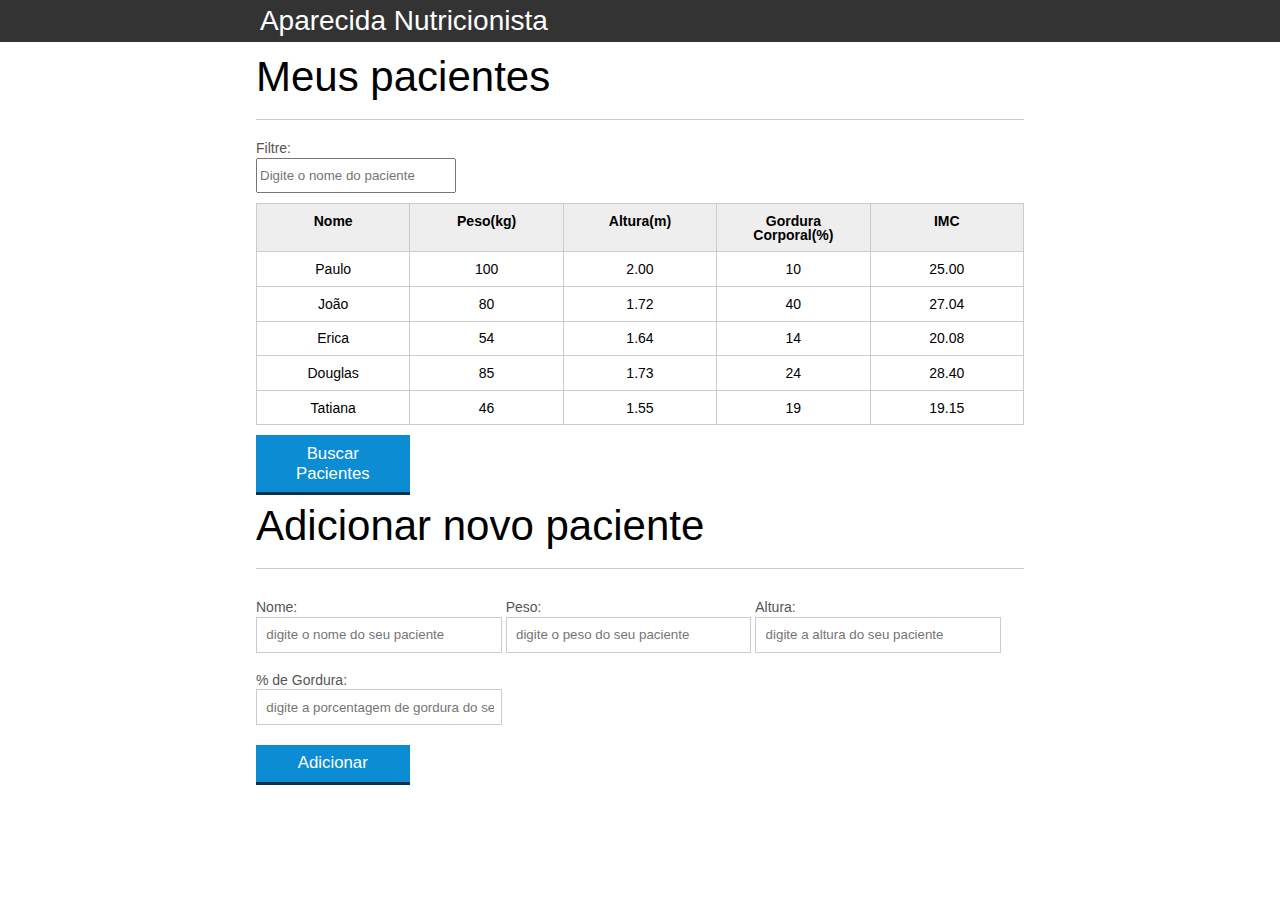
<file: T3/JS/index.html>
<!DOCTYPE html>
<html lang="pt-br">
	<head>
		<meta charset="UTF-8">
		<title>Aparecida Nutrição</title>
		<link rel="icon" href="favicon.ico" type="image/x-icon">
		<link rel="stylesheet" type="text/css" href="css/reset.css">
		<link rel="stylesheet" type="text/css" href="css/index.css">



	</head>
	<body>

		<header>
			<div class="container">
				<h1 class="titulo">Aparecida Nutrição</h1>
			</div>
		</header>
		<main>
			<section class="container">
				<h2>Meus pacientes</h2>
				<label for="filtrar-tabela">Filtre:</label>
				<input type="text" name="filtro" id="filtrar-tabela" placeholder="Digite o nome do paciente">
				<table>
					<thead>
						<tr>
							<th>Nome</th>
							<th>Peso(kg)</th>
							<th>Altura(m)</th>
							<th>Gordura Corporal(%)</th>
							<th>IMC</th>
						</tr>
					</thead>
					<tbody id="tabela-pacientes" >
						<tr class="paciente" id="primeiro-paciente">
							<td class="info-nome">Paulo</td>
							<td class="info-peso">100</td>
							<td class="info-altura">2.00</td>
							<td class="info-gordura">10</td>
							<td class="info-imc">0</td>
						</tr>

						<tr class="paciente" >
							<td class="info-nome">João</td>
							<td class="info-peso">80</td>
							<td class="info-altura">1.72</td>
							<td class="info-gordura">40</td>
							<td class="info-imc">0</td>
						</tr>

						<tr class="paciente" >
							<td class="info-nome">Erica</td>
							<td class="info-peso">54</td>
							<td class="info-altura">1.64</td>
							<td class="info-gordura">14</td>
							<td class="info-imc">0</td>
						</tr>

						<tr class="paciente">
							<td class="info-nome">Douglas</td>
							<td class="info-peso">85</td>
							<td class="info-altura">1.73</td>
							<td class="info-gordura">24</td>
							<td class="info-imc">0</td>
						</tr>
						<tr class="paciente" >
							<td class="info-nome">Tatiana</td>
							<td class="info-peso">46</td>
							<td class="info-altura">1.55</td>
							<td class="info-gordura">19</td>
							<td class="info-imc">0</td>
						</tr>
					</tbody>
				</table>
				<span id="erro-ajax" class="invisivel"> Erro ao buscar os pacientes</span>
				<button id="buscar-pacientes" class="botao bto-principal">Buscar Pacientes</button>
			</section>
		</main>

		<!-- ... -->
		<section class="container">
		    <h2 id="titulo-form">Adicionar novo paciente</h2>
				<ul id="mensagens-erro">

				</ul>
		    <form id="form-adiciona">
		        <div class="grupo">
		            <label for="nome">Nome:</label>
		            <input id="nome" name="nome" type="text" placeholder="digite o nome do seu paciente" class="campo">
		        </div>
		        <div class="grupo">
		            <label for="peso">Peso:</label>
		            <input id="peso" name="peso" type="text" placeholder="digite o peso do seu paciente" class="campo campo-medio">
		        </div>
		        <div class="grupo">
		            <label for="altura">Altura:</label>
		            <input id="altura" name="altura" type="text" placeholder="digite a altura do seu paciente" class="campo campo-medio">
		        </div>
		        <div class="grupo">
		            <label for="gordura">% de Gordura:</label>
		            <input id="gordura" type="text" placeholder="digite a porcentagem de gordura do seu paciente" class="campo campo-medio">
		        </div>

		        <button id="adicionar-paciente" class="botao bto-principal">Adicionar</button>
		    </form>
		</section>

		<script src="js/calcula-imc.js"></script>
		<script src="js/form.js"></script>
		<script src="js/remover-paciente.js"></script>
		<script src="js/buscar-paciente.js"></script>
		<script src="js/filtra.js"></script>
	</body>
</html>
</file>
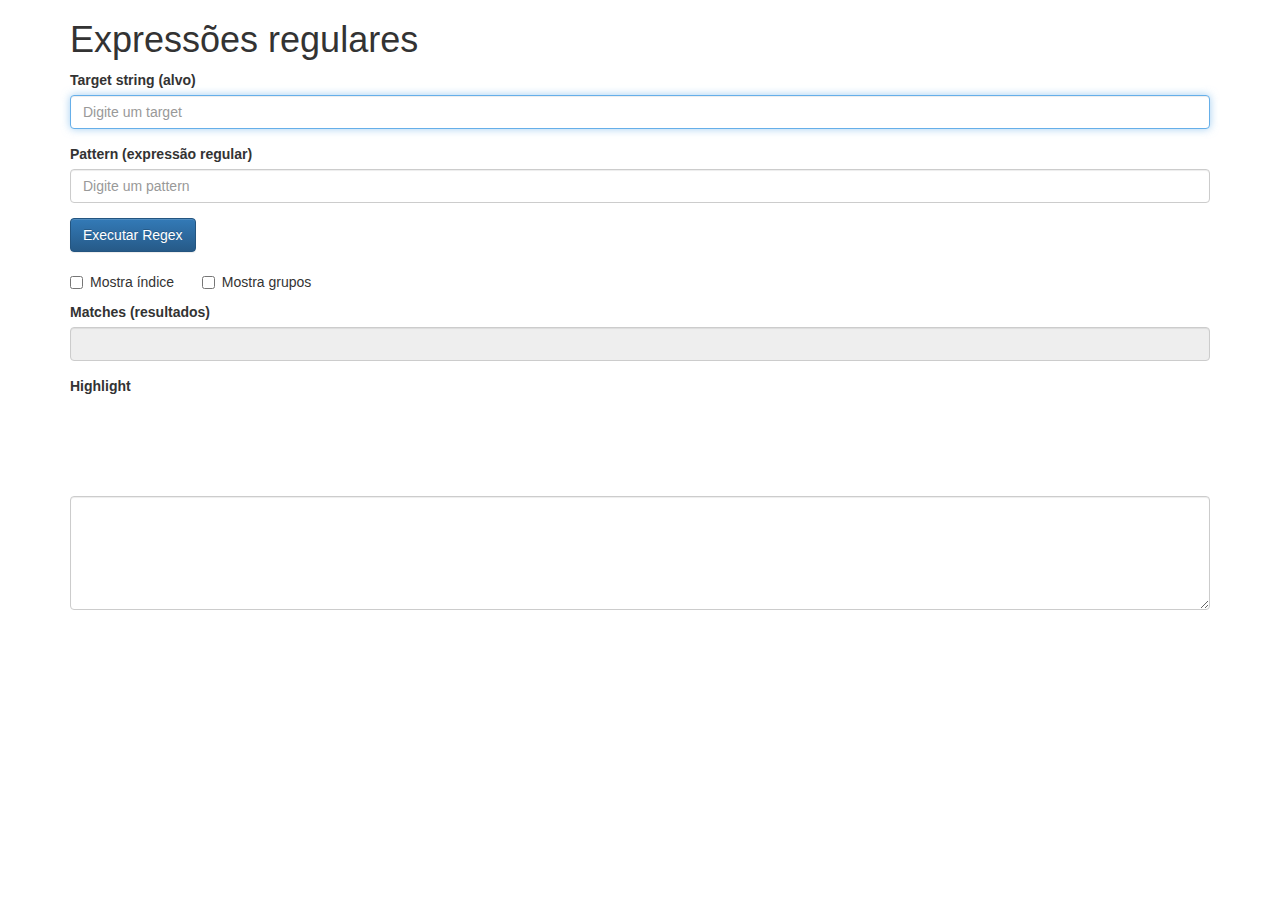
<file: T3/regex/index.html>
<!DOCTYPE html>
<html>
<head>
    <meta charset="UTF-8">
    <title>Alura - Expressões regulares</title>
    <link rel="stylesheet" href="css/bootstrap.css">
    <link rel="stylesheet" href="css/bootstrap-theme.css"> 
</head>

<body class="container">
    
    <h1 class="text-left">Expressões regulares</h1>
    
    <form class="form" >
        
        <div class="form-group">
            <label for="target">Target string (alvo)</label>
            <input type="text" id="target" class="form-control" value="" autocomplete="off" required autofocus placeholder="Digite um target" />        
        </div>    
        
        <div class="form-group">
            <label for="pattern">Pattern (expressão regular)</label>
            <input type="text" id="pattern" class="form-control" value="" autocomplete="off" required  placeholder="Digite um pattern"/>
        </div>

        <div class="form-group">                
            <button class="btn btn-primary" onclick="executa(event)">Executar Regex</button>
        </div>

        <div class="checkbox">
            <label><input type="checkbox" id="mostraIndex" value="true" />Mostra índice </label>
            <label></label>
            <label><input type="checkbox" id="mostraGrupos" value="true" />Mostra grupos </label>
        </div>

        <div class="form-group">
            <label for="resultado" id="labelResultados">Matches (resultados)</label>
            <input type="text" id="resultado" class="form-control" value="" readonly />
        </div>

        <div class="form-group">
            <label for="resultado" id="labelHighlight">Highlight</label>
            <div id="highlightText" style="font-size:30px;"></div>
        </div>
        
    </form>

    <br />
    <br />
    <br />
    <br />

    <div class="form-group">

      <textarea class="form-control" rows="5" id="comment"></textarea>

    </div>
   <br />

    <script src="js/regex.js"></script>
    </body>
</html>
</file>
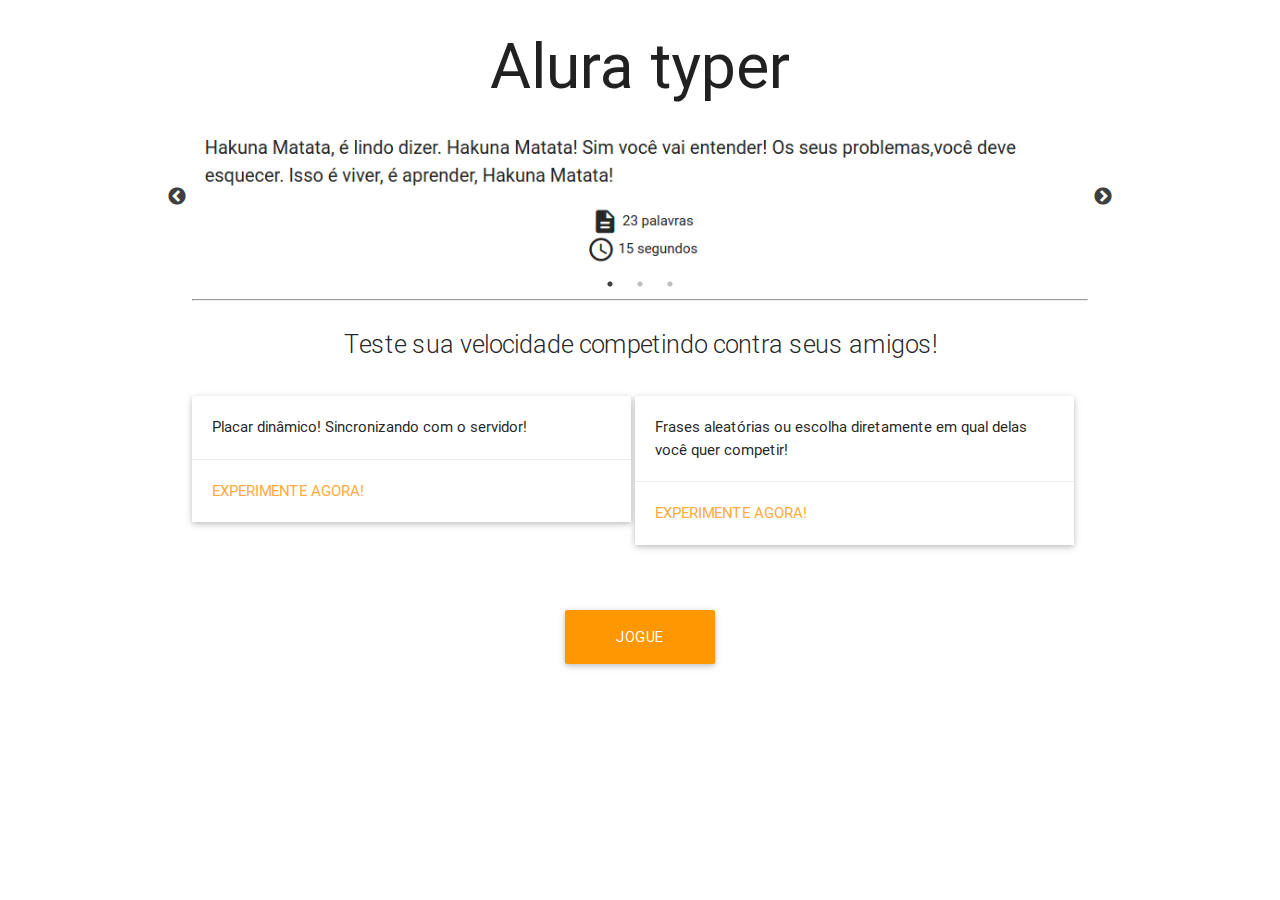
<file: T3/JQuery/public/index.html>
<!DOCTYPE html>
<html lang="en">
<head>
    <meta charset="UTF-8">
    <title>Alura Typer</title>
    <!--Import materialize.css-->
    <link rel="stylesheet" href="css/libs/materialize.min.css">
    <!-- Import Google Material Icons -->
    <link href="css/libs/google-fonts.css" rel="stylesheet">

    <link rel="stylesheet" type="text/css" href="slick/slick.css"/>
    <link rel="stylesheet" type="text/css" href="slick/slick-theme.css"/>

    <link href="css/index.css" rel="stylesheet">
</head>
<body>
    <section class="container">
        <h1 class="center titulo header">Alura typer</h1>
        <div class="slider">
            <img src="img/slide1.png" class="imagem-jogo">
            <img src="img/slide2.png" class="imagem-jogo">
            <img src="img/slide3.png" class="imagem-jogo">
        </div>
        <hr>
        <p class="flow-text center">Teste sua velocidade competindo contra seus amigos!</p>
        <div class="card">
           <div class="card-image">
             <!-- <img src="images/sample-1.jpg"> -->
           </div>
           <div class="card-content">
             <p>Placar dinâmico! Sincronizando com o servidor!</p>
           </div>
           <div class="card-action">
             <a href="principal.html">Experimente agora!</a>
           </div>
         </div>
         <div class="card">
           <div class="card-image">
             <!-- <img src="img/sl.jpg"> -->
           </div>
           <div class="card-content">
             <p>Frases aleatórias ou escolha diretamente em qual delas você quer competir!</p>
           </div>
           <div class="card-action">
             <a href="principal.html">Experimente agora!</a>
           </div>
         </div>

         <a class="waves-effect waves-light btn-large orange" id="botao-jogue" href="principal.html">Jogue agora!</a>

    </section>

    <script src="js/jquery.js"></script>
    <script src="slick/slick.min.js"></script>
    <script src="js/slider.js"></script>


</body>
</html>
</file>
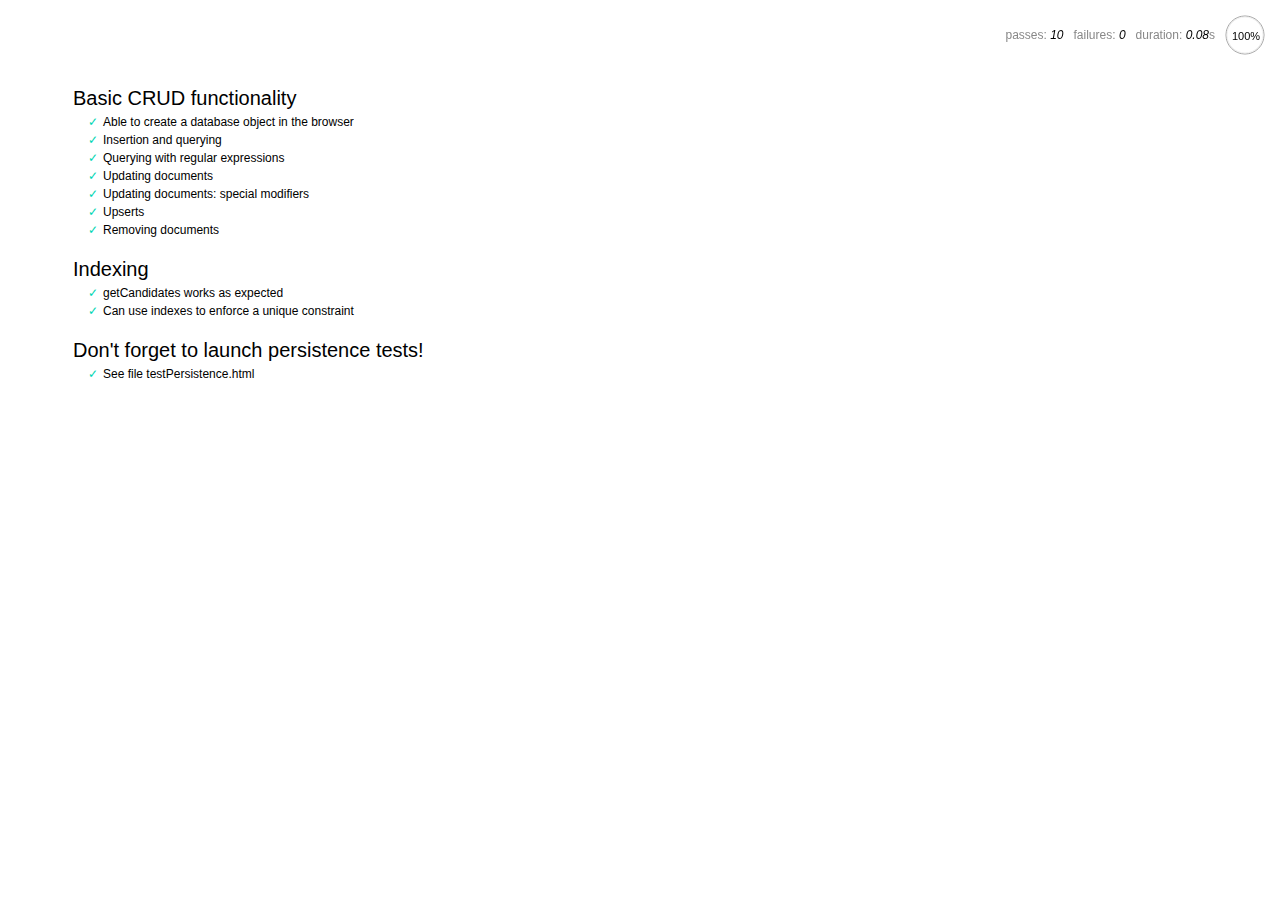
<file: T3/JQuery/servidor/node_modules/nedb/browser-version/test/index.html>
<!DOCTYPE html>
<html>
<head>
  <meta charset="utf-8">
  <title>Mocha tests for NeDB</title>
  <link rel="stylesheet" href="mocha.css">
</head>
<body>
  <div id="mocha"></div>
  <script src="jquery.min.js"></script>
  <script src="chai.js"></script>
  <script src="underscore.min.js"></script>
  <script src="mocha.js"></script>
  <script>mocha.setup('bdd')</script>
  <script src="../out/nedb.min.js"></script>
  <script src="localforage.js"></script>
  <script src="nedb-browser.js"></script>
  <script>
    mocha.checkLeaks();
    mocha.globals(['jQuery']);
    mocha.run();
  </script>
</body>
</html>
</file>
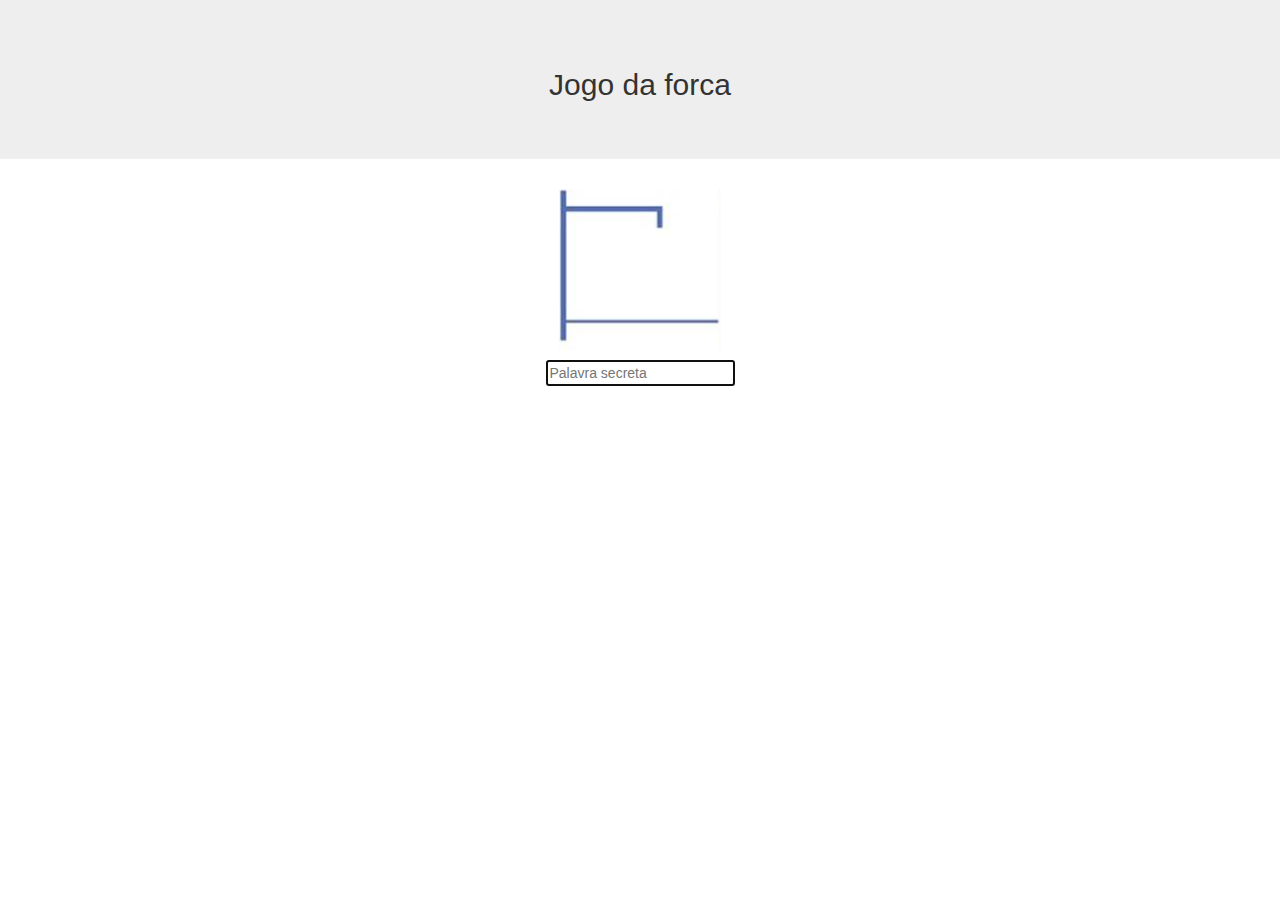
<file: T3/JSProjeto/gallows/gallows.html>
<!DOCTYPE html>
<html lang="pt-br">
<head>
    <meta charset="UTF-8">
    <meta name="viewport" content="width=device-width">
    <link rel="stylesheet" href="css/bootstrap.min.css">
    <link rel="stylesheet" href="css/sprite.css">
    <link rel="stylesheet" href="css/lacuna.css">
    <title>Jogo da Forca</title>
</head>
<body>
    <div class="jumbotron">
        <h2 class="text-center">Jogo da forca</h2>
    </div>
    <div class="container">

        <!-- div com a classe sprite -->
        <div class="sprite"></div>
        
        <ul class="lacunas text-center"></ul>

        <div class="text-center">
        <input id="entrada" 
            class="entrada"
            placeholder="Palavra secreta" autofocus>
        </div>
    </div>

    <script src="js/jquery.min.js"></script>
    <script src="js/sprite.js"></script>
    <script src="js/jogo.js"></script>
    <script src="js/controller.js"></script>
    <script>
        criaController(
            criaJogo(
                createSprite('.sprite')
            )
        ).inicia();
    </script>
</body>
</html>
</file>
<file: T3/JS/css/index.css>
*{
	box-sizing: border-box;
 }

body{
	font-family: "Helvetica Neue", "Helvetica", Helvetica, Arial, sans-serif;
	font-size: 14px;
}

header{
	background-color: #333;
	height: 3em;
	color: #FFF;
	margin-bottom: 1em;
}

header h1{
	font-size: 2em;
	display:inline-block;
	vertical-align:	middle;
}
header h2{
	font-size: 2em;
	display:inline-block;
	vertical-align:	middle;
}

header .container:before{
	content: '';
	display:inline-block;
	height: 100%;
	vertical-align:	middle;
}

.container{
	width: 60%;
	height: 100%;
	margin: 0 auto;
}

section{
	margin: 2em 0;
	overflow: hidden;
}

section h2{
	font-size: 3em;
	display: block;
	padding-bottom: .5em;
	border-bottom: 1px solid #ccc;
	margin-bottom: .5em;
}

table{
	width: 100%;
	margin-bottom : .5em;
    table-layout: fixed;

}

td, th {
	padding: .7em;
	margin: 0;
	border: 1px solid #ccc;
	text-align: center;
}

th{
	font-weight: bold;
	background-color: #EEE;
}

label{
	color: #555;
	display: block;
	margin-bottom: .2em;
}

.campo{
	margin: 0;
	padding-bottom: 1em;
	width: 100%;
	border: 1px solid #ccc;
	padding: .7em;
	width: 100%;
}

.campo-medio{
	display: inline-block;
	padding-right: .5em;
}

.grupo{
	width: 32%;
	display: inline-block;
	padding: 10px 0px;
}

button{
	padding: .5em 2em;
	border: 0;
	border-bottom: 3px solid;
	font-size: 1.2em;
	cursor: pointer;
	margin: 0;
	margin-top: -3px;
	color: #fff;
	background-color:#0c8cd3;
	border-color: #04324c;
	width: 20%;
    display: block;
    clear: both;
    margin: 10px 0px;

}

button:active{
	margin-top:0px;
	border: 0;
}

button[disabled=disabled], button:disabled {
    background-color: gray;
	border-color: darkgray;

}

.adicionar-paciente{
    margin-top: 30px;
}

.campo-invalido{
	border: 1px solid red;
}

.paciente-invalido{
	background-color: lightcoral;
}

#mensagens-erro{
	color: red;
}

.fadeOut{
	opacity: 0;
	transition: 0.5s;
}

.invisivel{
	display: none;
	transition: 0.5;
}

#filtrar-tabela{
	width: 200px;
	height: 35px;
	margin-bottom: 10px;
}
</file>
<file: T3/JQuery/public/css/libs/google-fonts.css>
/* fallback */
@font-face {
  font-family: 'Material Icons';
  font-style: normal;
  font-weight: 400;
  src: local('../../fonts/Material Icons'), local('../../fonts/MaterialIcons-Regular'), url(https://fonts.gstatic.com/s/materialicons/v17/2fcrYFNaTjcS6g4U3t-Y5ZjZjT5FdEJ140U2DJYC3mY.woff2) format('woff2');
}

.material-icons {
  font-family: 'Material Icons';
  font-weight: normal;
  font-style: normal;
  font-size: 24px;
  line-height: 1;
  letter-spacing: normal;
  text-transform: none;
  display: inline-block;
  white-space: nowrap;
  word-wrap: normal;
  direction: ltr;
  -webkit-font-feature-settings: 'liga';
  -webkit-font-smoothing: antialiased;
}
</file>
<file: T3/JQuery/servidor/node_modules/nedb/browser-version/test/mocha.css>
@charset "UTF-8";
body {
  font: 20px/1.5 "Helvetica Neue", Helvetica, Arial, sans-serif;
  padding: 60px 50px;
}

#mocha ul, #mocha li {
  margin: 0;
  padding: 0;
}

#mocha ul {
  list-style: none;
}

#mocha h1, #mocha h2 {
  margin: 0;
}

#mocha h1 {
  margin-top: 15px;
  font-size: 1em;
  font-weight: 200;
}

#mocha h1 a {
  text-decoration: none;
  color: inherit;
}

#mocha h1 a:hover {
  text-decoration: underline;
}

#mocha .suite .suite h1 {
  margin-top: 0;
  font-size: .8em;
}

#mocha h2 {
  font-size: 12px;
  font-weight: normal;
  cursor: pointer;
}

#mocha .suite {
  margin-left: 15px;
}

#mocha .test {
  margin-left: 15px;
}

#mocha .test:hover h2::after {
  position: relative;
  top: 0;
  right: -10px;
  content: '(view source)';
  font-size: 12px;
  font-family: arial;
  color: #888;
}

#mocha .test.pending:hover h2::after {
  content: '(pending)';
  font-family: arial;
}

#mocha .test.pass.medium .duration {
  background: #C09853;
}

#mocha .test.pass.slow .duration {
  background: #B94A48;
}

#mocha .test.pass::before {
  content: '✓';
  font-size: 12px;
  display: block;
  float: left;
  margin-right: 5px;
  color: #00d6b2;
}

#mocha .test.pass .duration {
  font-size: 9px;
  margin-left: 5px;
  padding: 2px 5px;
  color: white;
  -webkit-box-shadow: inset 0 1px 1px rgba(0,0,0,.2);
  -moz-box-shadow: inset 0 1px 1px rgba(0,0,0,.2);
  box-shadow: inset 0 1px 1px rgba(0,0,0,.2);
  -webkit-border-radius: 5px;
  -moz-border-radius: 5px;
  -ms-border-radius: 5px;
  -o-border-radius: 5px;
  border-radius: 5px;
}

#mocha .test.pass.fast .duration {
  display: none;
}

#mocha .test.pending {
  color: #0b97c4;
}

#mocha .test.pending::before {
  content: '◦';
  color: #0b97c4;
}

#mocha .test.fail {
  color: #c00;
}

#mocha .test.fail pre {
  color: black;
}

#mocha .test.fail::before {
  content: '✖';
  font-size: 12px;
  display: block;
  float: left;
  margin-right: 5px;
  color: #c00;
}

#mocha .test pre.error {
  color: #c00;
}

#mocha .test pre {
  display: inline-block;
  font: 12px/1.5 monaco, monospace;
  margin: 5px;
  padding: 15px;
  border: 1px solid #eee;
  border-bottom-color: #ddd;
  -webkit-border-radius: 3px;
  -webkit-box-shadow: 0 1px 3px #eee;
}

#report.pass .test.fail {
  display: none;
}

#report.fail .test.pass {
  display: none;
}

#error {
  color: #c00;
  font-size: 1.5  em;
  font-weight: 100;
  letter-spacing: 1px;
}

#stats {
  position: fixed;
  top: 15px;
  right: 10px;
  font-size: 12px;
  margin: 0;
  color: #888;
}

#stats .progress {
  float: right;
  padding-top: 0;
}

#stats em {
  color: black;
}

#stats a {
  text-decoration: none;
  color: inherit;
}

#stats a:hover {
  border-bottom: 1px solid #eee;
}

#stats li {
  display: inline-block;
  margin: 0 5px;
  list-style: none;
  padding-top: 11px;
}

code .comment { color: #ddd }
code .init { color: #2F6FAD }
code .string { color: #5890AD }
code .keyword { color: #8A6343 }
code .number { color: #2F6FAD }
</file>
<file: T3/JSProjeto/gallows/css/sprite.css>
.sprite {
    background: url(../img/sprite.jpeg) no-repeat;
    width: 162.6px;
    height: 160.5px;
    margin: 0 auto;
}

.frame1 { background-position: 0 0; }

.frame2 { background-position: 25% 0; }

.frame3 { background-position: 50% 0; }

.frame4 { background-position: 75% 0; }

.frame5 { background-position: 100% 0; }

.frame6 { background-position: 0 100%; }

.frame7 { background-position: 25% 100%; }

.frame8 { background-position: 50% 100%; }

.frame9 { background-position: 75% 100%; }
</file>
<file: T3/JSProjeto/gallows/css/lacuna.css>
.lacuna {
    display: inline-block;
    font-size: 2em;
    border: solid 2px;
    padding: 2%;
    margin: 1%;
}
</file>
<file: T3/JQuery/public/css/index.css>
.card{
	width: 49%;
	display: inline-block;
	vertical-align: top;
}


#botao-jogue{
	width: 150px;
	display: block;
	margin: 50px auto;
}

.slider{
	height: auto;
}

.slick-prev:before, .slick-next:before{
    color: black;
}
</file>
